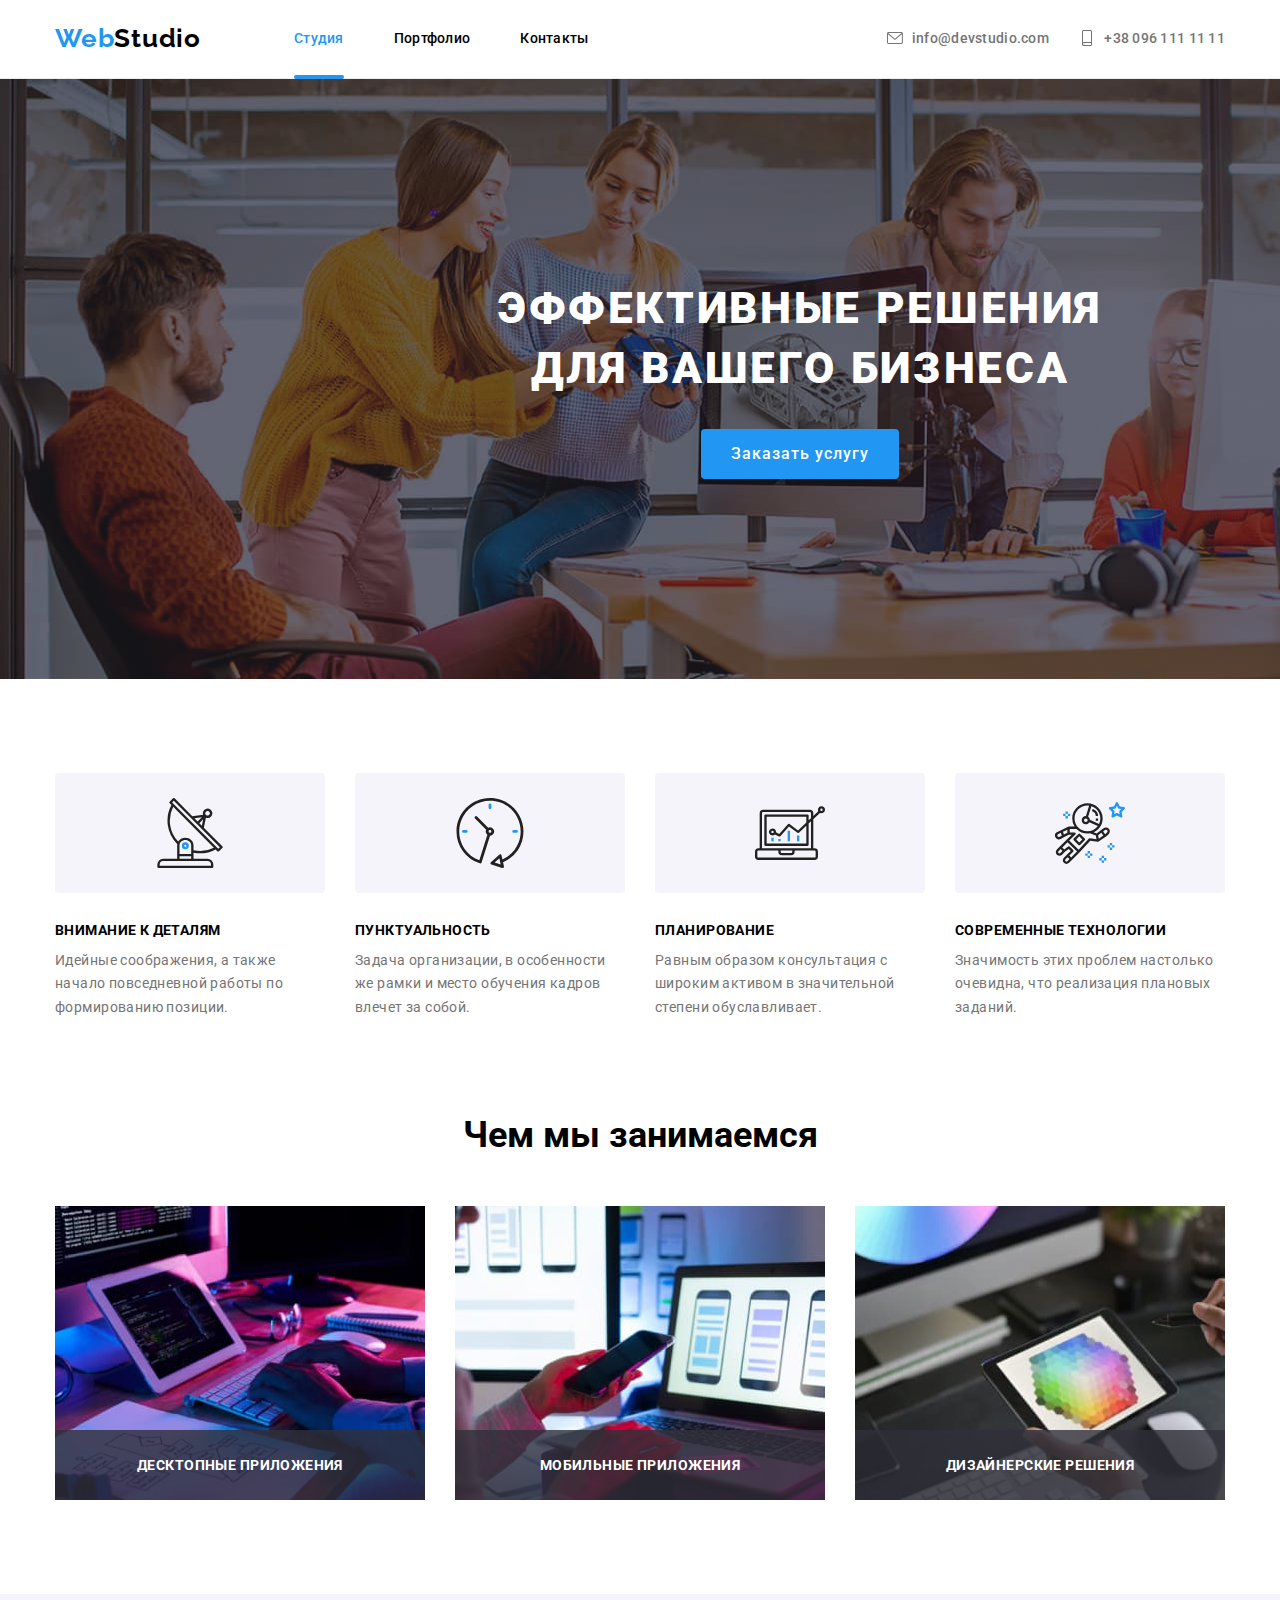
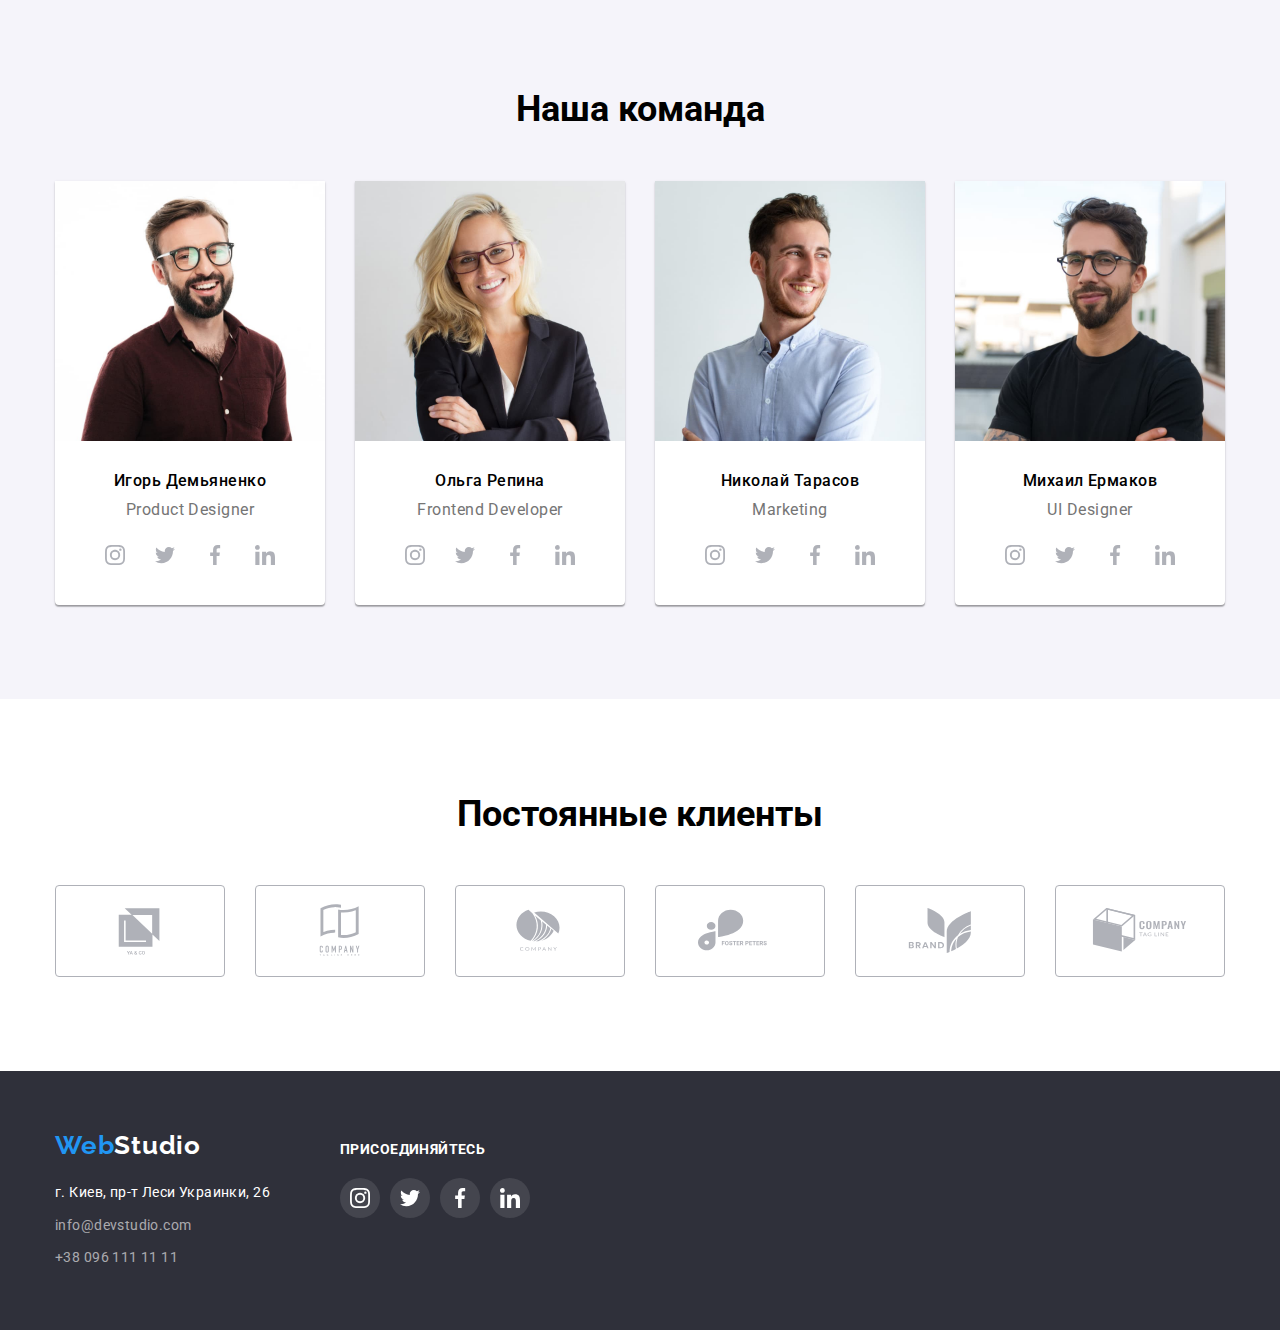
<file: index.html>
<!DOCTYPE html>
<html lang="ru">
  <head>
    <meta charset="UTF-8" />
    <meta http-equiv="X-UA-Compatible" content="IE=edge" />
    <meta name="viewport" content="width=device-width, initial-scale=1.0" />
    <title>Студия</title>
    <link rel="preconnect" href="https://fonts.googleapis.com" />
    <link rel="preconnect" href="https://fonts.gstatic.com" crossorigin />
    <link
      href="https://fonts.googleapis.com/css2?family=Raleway:wght@700&family=Roboto:wght@400;500;700;900&display=swap"
      rel="stylesheet"
    />
    <link rel="stylesheet" href="./css/modern-normalize.css" />
    <link rel="stylesheet" href="./css/style.css" />
  </head>
  <body>
    <header>
      <div class="container flex-header">
        <a href="./index.html" class="logo header-logo"
          >Web<span class="dark-text">Studio</span>
        </a>
        <nav>
          <ul class="site-nav list">
            <li class="item">
              <a href="./index.html" class="link current">Студия</a>
            </li>
            <li class="item">
              <a href="./portfolio.html" class="link">Портфолио</a>
            </li>
            <li class="item"><a href="#" class="link">Контакты</a></li>
          </ul>
        </nav>
        <ul class="header-contacts list">
          <li class="item">
            <a href="mailto:info@devstudio.com" class="contact-link"
              ><svg class="contact-icon" width="16" height="16">
                <use href="./images/icons.svg#icon-envelope"></use>
              </svg>
              info@devstudio.com
            </a>
          </li>
          <li class="item">
            <a href="tel:+380961111111" class="contact-link"
              ><svg class="contact-icon" width="16" height="16">
                <use href="./images/icons.svg#icon-smartphone"></use>
              </svg>
              +38 096 111 11 11
            </a>
          </li>
        </ul>
      </div>
    </header>
    <main>
      <section class="hero">
        <div class="container">
          <h1 class="main-header">
            Эффективные решения<br />для вашего бизнеса
          </h1>
          <button type="button" class="order-btn" data-modal-open>
            Заказать услугу
          </button>
        </div>
      </section>
      <section class="benefits section">
        <div class="container">
          <h2 class="section-header visually-hidden">Преимущества</h2>
          <ul class="benefits-list list">
            <li class="benefits-item">
              <div class="item-icon-container">
                <svg class="item-icon">
                  <use href="./images/icons.svg#icon-antenna"></use>
                </svg>
              </div>
              <h3 class="item-header">Внимание к деталям</h3>
              <p>
                Идейные соображения, а также начало повседневной работы по
                формированию позиции.
              </p>
            </li>
            <li class="benefits-item">
              <div class="item-icon-container">
                <svg class="item-icon">
                  <use href="./images/icons.svg#icon-clock"></use>
                </svg>
              </div>
              <h3 class="item-header">Пунктуальность</h3>
              <p>
                Задача организации, в особенности же рамки и место обучения
                кадров влечет за собой.
              </p>
            </li>
            <li class="benefits-item">
              <div class="item-icon-container">
                <svg class="item-icon">
                  <use href="./images/icons.svg#icon-diagram"></use>
                </svg>
              </div>
              <h3 class="item-header">Планирование</h3>
              <p>
                Равным образом консультация с широким активом в значительной
                степени обуславливает.
              </p>
            </li>
            <li class="benefits-item">
              <div class="item-icon-container">
                <svg class="item-icon">
                  <use href="./images/icons.svg#icon-astronaut"></use>
                </svg>
              </div>
              <h3 class="item-header">Современные технологии</h3>
              <p>
                Значимость этих проблем настолько очевидна, что реализация
                плановых заданий.
              </p>
            </li>
          </ul>
        </div>
      </section>
      <section class="jobs section">
        <div class="container">
          <h2 class="section-header">Чем мы занимаемся</h2>
          <ul class="jobs-list list">
            <li class="job">
              <img
                src="./images/job1.jpg"
                alt="руки на клавиатуре перед экраном"
                width="370"
                height="294"
              />
              <div class="job-plate">Десктопные приложения</div>
            </li>
            <li class="job">
              <img
                src="./images/job2.jpg"
                alt="рука держит смартфон"
                width="370"
                height="294"
              />
              <div class="job-plate">Мобильные приложения</div>
            </li>
            <li class="job">
              <img
                src="./images/job3.jpg"
                alt="руки держат планшет"
                width="370"
                height="294"
              />
              <div class="job-plate">Дизайнерские решения</div>
            </li>
          </ul>
        </div>
      </section>
      <section class="team section">
        <div class="container">
          <h2 class="section-header">Наша команда</h2>
          <ul class="team-persons list">
            <li class="person">
              <img
                src="./images/person1.jpg"
                alt="Игорь Демьяненко"
                width="270"
                height="260"
              />
              <div class="info">
                <h3 class="person-name">Игорь Демьяненко</h3>
                <p class="person-position" lang="en">Product Designer</p>
                <ul class="social-list list" aria-label="иконки соцсетей">
                  <li>
                    <a href="" class="social-link">
                      <svg class="social-icon" width="20" height="20">
                        <use href="./images/icons.svg#icon-instagram"></use>
                      </svg>
                    </a>
                  </li>
                  <li>
                    <a href="" class="social-link">
                      <svg class="social-icon" width="20" height="20">
                        <use href="./images/icons.svg#icon-twitter"></use>
                      </svg>
                    </a>
                  </li>
                  <li>
                    <a href="" class="social-link">
                      <svg class="social-icon" width="20" height="20">
                        <use href="./images/icons.svg#icon-facebook"></use>
                      </svg>
                    </a>
                  </li>
                  <li>
                    <a href="" class="social-link">
                      <svg class="social-icon" width="20" height="20">
                        <use href="./images/icons.svg#icon-linkedin"></use>
                      </svg>
                    </a>
                  </li>
                </ul>
              </div>
            </li>
            <li class="person">
              <img
                src="./images/person2.jpg"
                alt="Ольга Репина"
                width="270"
                height="260"
              />
              <div class="info">
                <h3 class="person-name">Ольга Репина</h3>
                <p class="person-position" lang="en">Frontend Developer</p>
                <ul class="social-list list" aria-label="иконки соцсетей">
                  <li>
                    <a href="" class="social-link">
                      <svg class="social-icon" width="20" height="20">
                        <use href="./images/icons.svg#icon-instagram"></use>
                      </svg>
                    </a>
                  </li>
                  <li>
                    <a href="" class="social-link">
                      <svg class="social-icon" width="20" height="20">
                        <use href="./images/icons.svg#icon-twitter"></use>
                      </svg>
                    </a>
                  </li>
                  <li>
                    <a href="" class="social-link">
                      <svg class="social-icon" width="20" height="20">
                        <use href="./images/icons.svg#icon-facebook"></use>
                      </svg>
                    </a>
                  </li>
                  <li>
                    <a href="" class="social-link">
                      <svg class="social-icon" width="20" height="20">
                        <use href="./images/icons.svg#icon-linkedin"></use>
                      </svg>
                    </a>
                  </li>
                </ul>
              </div>
            </li>
            <li class="person">
              <img
                src="./images/person3.jpg"
                alt="Николай Тарасов"
                width="270"
                height="260"
              />
              <div class="info">
                <h3 class="person-name">Николай Тарасов</h3>
                <p class="person-position" lang="en">Marketing</p>
                <ul class="social-list list" aria-label="иконки соцсетей">
                  <li>
                    <a href="" class="social-link">
                      <svg class="social-icon" width="20" height="20">
                        <use href="./images/icons.svg#icon-instagram"></use>
                      </svg>
                    </a>
                  </li>
                  <li>
                    <a href="" class="social-link">
                      <svg class="social-icon" width="20" height="20">
                        <use href="./images/icons.svg#icon-twitter"></use>
                      </svg>
                    </a>
                  </li>
                  <li>
                    <a href="" class="social-link">
                      <svg class="social-icon" width="20" height="20">
                        <use href="./images/icons.svg#icon-facebook"></use>
                      </svg>
                    </a>
                  </li>
                  <li>
                    <a href="" class="social-link">
                      <svg class="social-icon" width="20" height="20">
                        <use href="./images/icons.svg#icon-linkedin"></use>
                      </svg>
                    </a>
                  </li>
                </ul>
              </div>
            </li>
            <li class="person">
              <img
                src="./images/person4.jpg"
                alt="Михаил Ермаков"
                width="270"
                height="260"
              />
              <div class="info">
                <h3 class="person-name">Михаил Ермаков</h3>
                <p class="person-position" lang="en">UI Designer</p>
                <ul class="social-list list" aria-label="иконки соцсетей">
                  <li>
                    <a href="" class="social-link">
                      <svg class="social-icon" width="20" height="20">
                        <use href="./images/icons.svg#icon-instagram"></use>
                      </svg>
                    </a>
                  </li>
                  <li>
                    <a href="" class="social-link">
                      <svg class="social-icon" width="20" height="20">
                        <use href="./images/icons.svg#icon-twitter"></use>
                      </svg>
                    </a>
                  </li>
                  <li>
                    <a href="" class="social-link">
                      <svg class="social-icon" width="20" height="20">
                        <use href="./images/icons.svg#icon-facebook"></use>
                      </svg>
                    </a>
                  </li>
                  <li>
                    <a href="" class="social-link">
                      <svg class="social-icon" width="20" height="20">
                        <use href="./images/icons.svg#icon-linkedin"></use>
                      </svg>
                    </a>
                  </li>
                </ul>
              </div>
            </li>
          </ul>
        </div>
      </section>
      <section class="clients section">
        <div class="container">
          <h2 class="section-header">Постоянные клиенты</h2>
          <ul class="clients-list list">
            <li>
              <a href="#" class="client-link"
                ><svg class="client-logo">
                  <use
                    href="./images/icons.svg#icon-logo1"
                    aria-label="логотип 1"
                  ></use>
                </svg>
              </a>
            </li>
            <li>
              <a href="#" class="client-link"
                ><svg class="client-logo">
                  <use
                    href="./images/icons.svg#icon-logo2"
                    aria-label="логотип 2"
                  ></use>
                </svg>
              </a>
            </li>
            <li>
              <a href="#" class="client-link"
                ><svg class="client-logo">
                  <use
                    href="./images/icons.svg#icon-logo3"
                    aria-label="логотип 3"
                  ></use>
                </svg>
              </a>
            </li>
            <li>
              <a href="#" class="client-link"
                ><svg class="client-logo">
                  <use
                    href="./images/icons.svg#icon-logo4"
                    aria-label="логотип 4"
                  ></use>
                </svg>
              </a>
            </li>
            <li>
              <a href="#" class="client-link"
                ><svg class="client-logo">
                  <use
                    href="./images/icons.svg#icon-logo5"
                    aria-label="логотип 5"
                  ></use>
                </svg>
              </a>
            </li>
            <li>
              <a href="#" class="client-link"
                ><svg class="client-logo">
                  <use
                    href="./images/icons.svg#icon-logo6"
                    aria-label="логотип 6"
                  ></use>
                </svg>
              </a>
            </li>
          </ul>
        </div>
      </section>
    </main>
    <footer class="footer">
      <div class="container footer-flex">
        <div class="footer-block">
          <a href="./index.html" class="logo footer-logo"
            >Web<span class="inverted-text">Studio</span></a
          >
          <address class="address-block">
            <ul class="footer-contacts list">
              <li>г. Киев, пр-т Леси Украинки, 26</li>
              <li>
                <a href="mailto:info@devstudio.com" class="link"
                  >info@devstudio.com</a
                >
              </li>
              <li>
                <a href="tel:+380961111111" class="link">+38 096 111 11 11</a>
              </li>
            </ul>
          </address>
        </div>
        <div class="footer-block">
          <p class="call-to-join">Присоединяйтесь</p>
          <ul class="social-list list" aria-label="иконки соцсетей">
            <li>
              <a href="" class="social-link on-footer">
                <svg class="social-icon" width="20" height="20">
                  <use href="./images/icons.svg#icon-instagram"></use>
                </svg>
              </a>
            </li>
            <li>
              <a href="" class="social-link on-footer">
                <svg class="social-icon" width="20" height="20">
                  <use href="./images/icons.svg#icon-twitter"></use>
                </svg>
              </a>
            </li>
            <li>
              <a href="" class="social-link on-footer">
                <svg class="social-icon" width="20" height="20">
                  <use href="./images/icons.svg#icon-facebook"></use>
                </svg>
              </a>
            </li>
            <li>
              <a href="" class="social-link on-footer">
                <svg class="social-icon" width="20" height="20">
                  <use href="./images/icons.svg#icon-linkedin"></use>
                </svg>
              </a>
            </li>
          </ul>
        </div>
      </div>
    </footer>
    <div class="backdrop is-hidden" data-modal>
      <div class="modal-window">
        <button type="button" class="modal-close-btn" data-modal-close>
          <svg class="modal-close-icon">
            <use
              href="./images/icons.svg#icon-close-symbol"
              aria-label="логотип 1"
            ></use>
          </svg>
        </button>
      </div>
    </div>
    <script src="./js/modal.js"></script>
  </body>
</html>
</file>
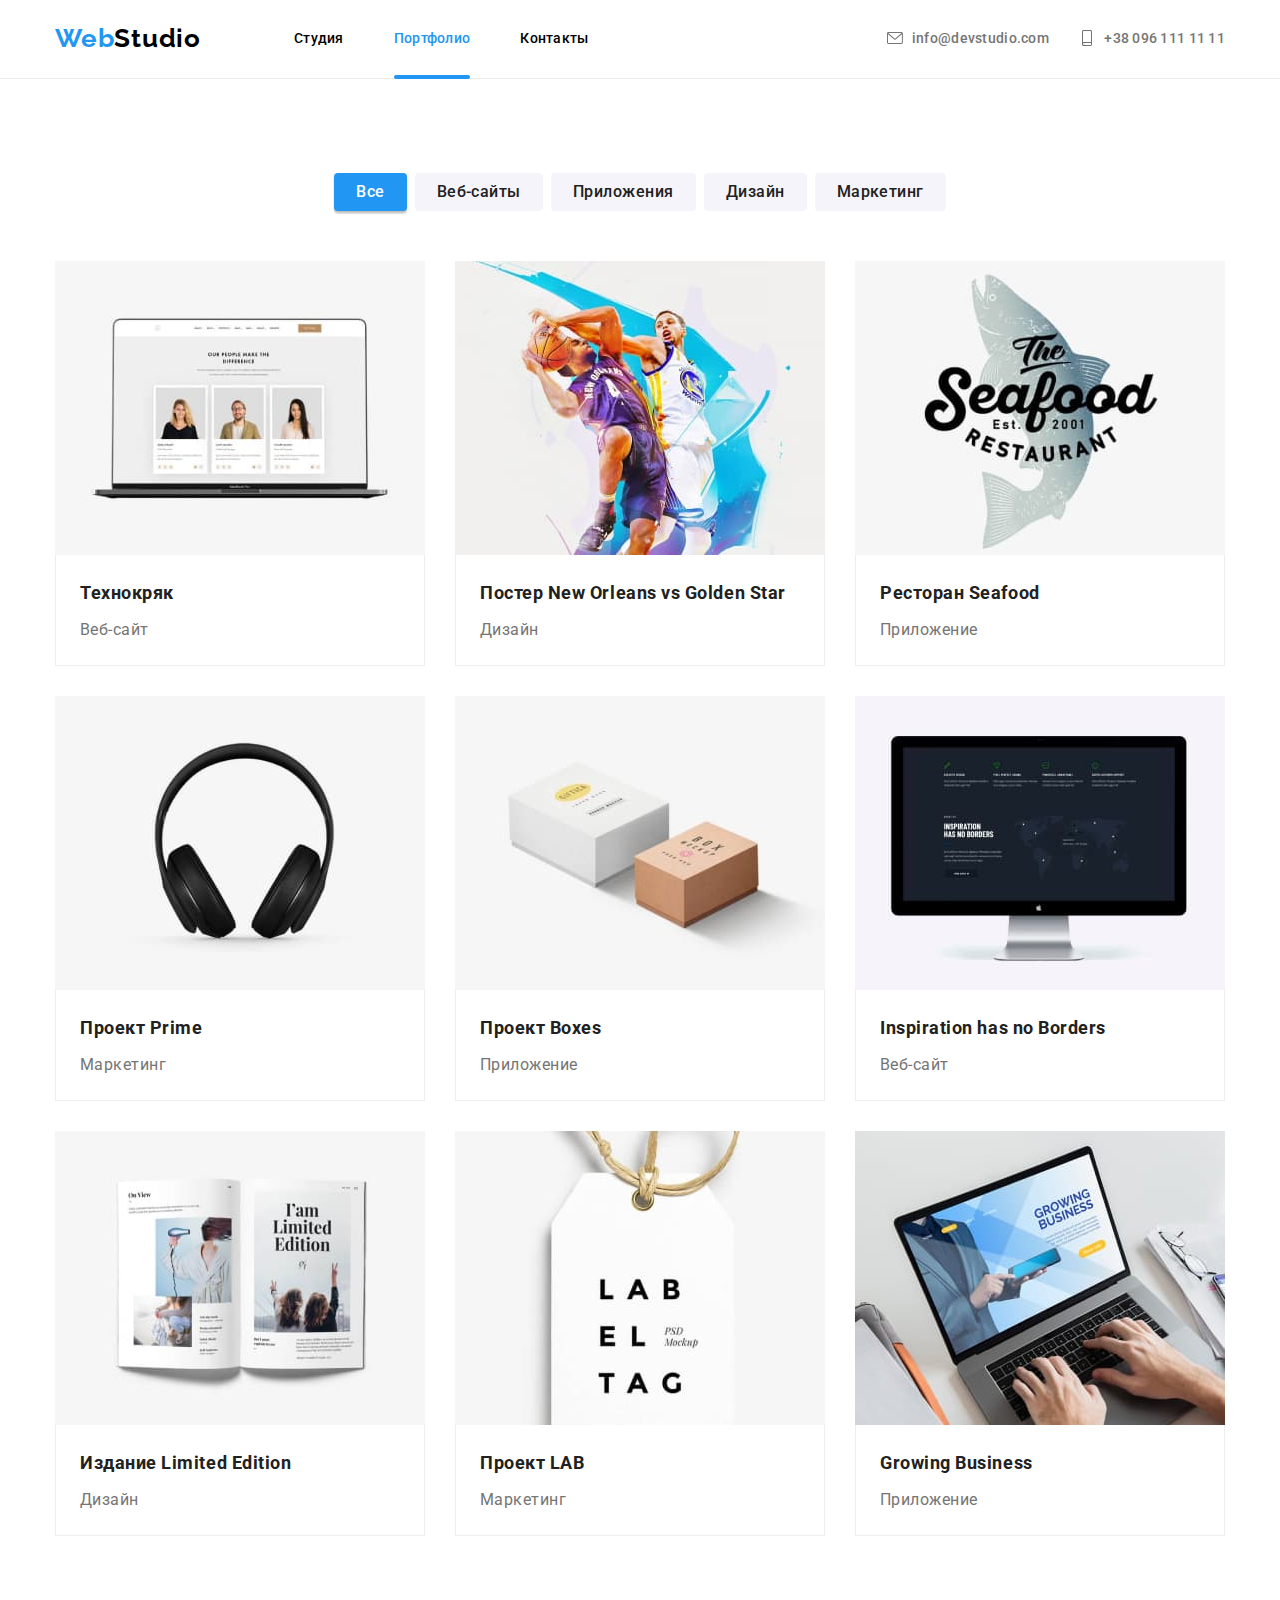
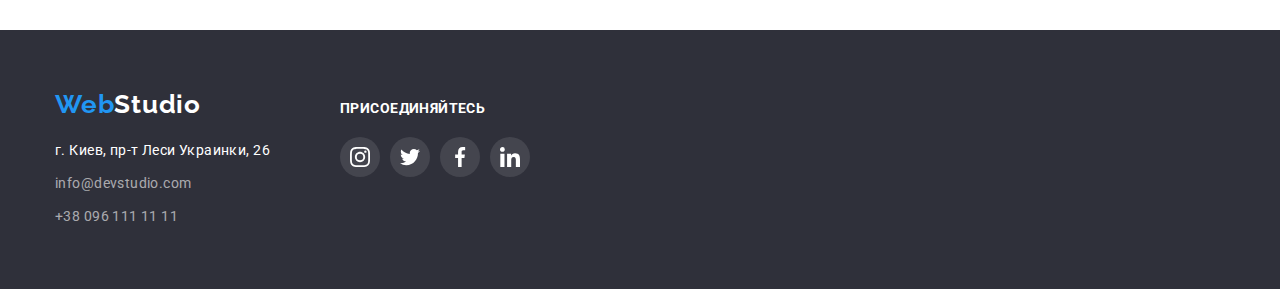
<file: portfolio.html>
<!DOCTYPE html>
<html lang="ru">
  <head>
    <meta charset="UTF-8" />
    <meta http-equiv="X-UA-Compatible" content="IE=edge" />
    <meta name="viewport" content="width=device-width, initial-scale=1.0" />
    <title>Портфолио</title>
    <link rel="preconnect" href="https://fonts.googleapis.com" />
    <link rel="preconnect" href="https://fonts.gstatic.com" crossorigin />
    <link
      href="https://fonts.googleapis.com/css2?family=Raleway:wght@700&family=Roboto:wght@400;500;700;900&display=swap"
      rel="stylesheet"
    />
    <link rel="stylesheet" href="./css/modern-normalize.css" />
    <link rel="stylesheet" href="./css/style.css" />
  </head>
  <body>
    <header>
      <div class="container flex-header">
        <a href="./index.html" class="logo header-logo"
          >Web<span class="dark-text">Studio</span>
        </a>
        <nav>
          <ul class="site-nav list">
            <li class="item"><a href="./index.html" class="link">Студия</a></li>
            <li class="item">
              <a href="./portfolio.html" class="link current">Портфолио</a>
            </li>
            <li class="item"><a href="#" class="link">Контакты</a></li>
          </ul>
        </nav>
        <ul class="header-contacts list">
          <li class="item">
            <a href="mailto:info@devstudio.com" class="contact-link"
              ><svg class="contact-icon" width="16" height="16">
                <use href="./images/icons.svg#icon-envelope"></use>
              </svg>
              info@devstudio.com
            </a>
          </li>
          <li class="item">
            <a href="tel:+380961111111" class="contact-link"
              ><svg class="contact-icon" width="16" height="16">
                <use href="./images/icons.svg#icon-smartphone"></use>
              </svg>
              +38 096 111 11 11
            </a>
          </li>
        </ul>
      </div>
    </header>
    <main>
      <section class="portfolio section">
        <div class="container">
          <h1 class="main-header visually-hidden">Портфолио</h1>
          <ul class="filter-buttons list">
            <li class="item">
              <button type="button" class="filter-btn active">Все</button>
            </li>
            <li class="item">
              <button type="button" class="filter-btn">Веб-сайты</button>
            </li>
            <li class="item">
              <button type="button" class="filter-btn">Приложения</button>
            </li>
            <li class="item">
              <button type="button" class="filter-btn">Дизайн</button>
            </li>
            <li class="item">
              <button type="button" class="filter-btn">Маркетинг</button>
            </li>
          </ul>
          <ul class="portfolio-list list">
            <li class="portfolio-item">
              <a href="" class="portfolio-link">
                <div class="img-container">
                  <img
                    src="./images/port-img1.jpg"
                    alt="сайт на ноутбуке"
                    width="370"
                    height="294"
                  />
                  <div class="overlay">
                    Технокряк это современная площадка распространения
                    коронавируса. Компании используют эту платформу для
                    цифрового шпионажа и атак на защищённые сервера конкурентов.
                  </div>
                </div>
                <div class="wrapper">
                  <h2 class="portfolio-item-name">Технокряк</h2>
                  <p>Веб-сайт</p>
                </div>
              </a>
            </li>
            <li class="portfolio-item">
              <a href="" class="portfolio-link">
                <div class="img-container">
                  <img
                    src="./images/port-img2.jpg"
                    alt="баскетболисты с мячом в прыжке"
                    width="370"
                    height="294"
                  />
                  <div class="overlay">
                    Дизайн это современная площадка распространения
                    коронавируса. Компании используют эту платформу для
                    цифрового шпионажа и атак на защищённые сервера конкурентов.
                  </div>
                </div>
                <div class="wrapper">
                  <h2 class="portfolio-item-name">
                    Постер New Orleans vs Golden Star
                  </h2>
                  <p>Дизайн</p>
                </div>
              </a>
            </li>
            <li class="portfolio-item">
              <a href="" class="portfolio-link">
                <div class="img-container">
                  <img
                    src="./images/port-img3.jpg"
                    alt="логотип рыбного ресторана"
                    width="370"
                    height="294"
                  />
                  <div class="overlay">
                    Приложение это современная площадка распространения
                    коронавируса. Компании используют эту платформу для
                    цифрового шпионажа и атак на защищённые сервера конкурентов.
                  </div>
                </div>
                <div class="wrapper">
                  <h2 class="portfolio-item-name">Ресторан Seafood</h2>
                  <p>Приложение</p>
                </div>
              </a>
            </li>
            <li class="portfolio-item">
              <a href="" class="portfolio-link">
                <div class="img-container">
                  <img
                    src="./images/port-img4.jpg"
                    alt="наушники"
                    width="370"
                    height="294"
                  />
                  <div class="overlay">
                    Маркетинг это современная площадка распространения
                    коронавируса. Компании используют эту платформу для
                    цифрового шпионажа и атак на защищённые сервера конкурентов.
                  </div>
                </div>
                <div class="wrapper">
                  <h2 class="portfolio-item-name">Проект Prime</h2>
                  <p>Маркетинг</p>
                </div>
              </a>
            </li>
            <li class="portfolio-item">
              <a href="" class="portfolio-link">
                <div class="img-container">
                  <img
                    src="./images/port-img5.jpg"
                    alt="две аккуратные крафтовые картонные коробочки"
                    width="370"
                    height="294"
                  />
                  <div class="overlay">
                    Приложение это современная площадка распространения
                    коронавируса. Компании используют эту платформу для
                    цифрового шпионажа и атак на защищённые сервера конкурентов.
                  </div>
                </div>
                <div class="wrapper">
                  <h2 class="portfolio-item-name">Проект Boxes</h2>
                  <p>Приложение</p>
                </div>
              </a>
            </li>
            <li class="portfolio-item">
              <a href="" class="portfolio-link">
                <div class="img-container">
                  <img
                    src="./images/port-img6.jpg"
                    alt="на дисплее сайт с картой мира"
                    width="370"
                    height="294"
                  />
                  <div class="overlay">
                    Веб-сайт это современная площадка распространения
                    коронавируса. Компании используют эту платформу для
                    цифрового шпионажа и атак на защищённые сервера конкурентов.
                  </div>
                </div>
                <div class="wrapper">
                  <h2 class="portfolio-item-name" lang="en">
                    Inspiration has no Borders
                  </h2>
                  <p>Веб-сайт</p>
                </div>
              </a>
            </li>
            <li class="portfolio-item">
              <a href="" class="portfolio-link">
                <div class="img-container">
                  <img
                    src="./images/port-img7.jpg"
                    alt="разворот модного журнала"
                    width="370"
                    height="294"
                  />
                  <div class="overlay">
                    Дизайн это современная площадка распространения
                    коронавируса. Компании используют эту платформу для
                    цифрового шпионажа и атак на защищённые сервера конкурентов.
                  </div>
                </div>
                <div class="wrapper">
                  <h2 class="portfolio-item-name">Издание Limited Edition</h2>
                  <p>Дизайн</p>
                </div>
              </a>
            </li>
            <li class="portfolio-item">
              <a href="" class="portfolio-link">
                <div class="img-container">
                  <img
                    src="./images/port-img8.jpg"
                    alt="этикетка"
                    width="370"
                    height="294"
                  />
                  <div class="overlay">
                    Маркетинг это современная площадка распространения
                    коронавируса. Компании используют эту платформу для
                    цифрового шпионажа и атак на защищённые сервера конкурентов.
                  </div>
                </div>
                <div class="wrapper">
                  <h2 class="portfolio-item-name">Проект LAB</h2>
                  <p>Маркетинг</p>
                </div>
              </a>
            </li>
            <li class="portfolio-item">
              <a href="" class="portfolio-link">
                <div class="img-container">
                  <img
                    src="./images/port-img9.jpg"
                    alt="ноутбук"
                    width="370"
                    height="294"
                  />
                  <div class="overlay">
                    Приложение это современная площадка распространения
                    коронавируса. Компании используют эту платформу для
                    цифрового шпионажа и атак на защищённые сервера конкурентов.
                  </div>
                </div>
                <div class="wrapper">
                  <h2 class="portfolio-item-name" lang="en">
                    Growing Business
                  </h2>
                  <p>Приложение</p>
                </div>
              </a>
            </li>
          </ul>
        </div>
      </section>
    </main>
    <footer class="footer">
      <div class="container footer-flex">
        <div class="footer-block">
          <a href="./index.html" class="logo footer-logo"
            >Web<span class="inverted-text">Studio</span></a
          >
          <address class="address-block">
            <ul class="footer-contacts list">
              <li>г. Киев, пр-т Леси Украинки, 26</li>
              <li>
                <a href="mailto:info@devstudio.com" class="link"
                  >info@devstudio.com</a
                >
              </li>
              <li>
                <a href="tel:+380961111111" class="link">+38 096 111 11 11</a>
              </li>
            </ul>
          </address>
        </div>
        <div class="footer-block">
          <p class="call-to-join">Присоединяйтесь</p>
          <ul class="social-list list" aria-label="иконки соцсетей">
            <li>
              <a href="" class="social-link on-footer">
                <svg class="social-icon" width="20" height="20">
                  <use href="./images/icons.svg#icon-instagram"></use>
                </svg>
              </a>
            </li>
            <li>
              <a href="" class="social-link on-footer">
                <svg class="social-icon" width="20" height="20">
                  <use href="./images/icons.svg#icon-twitter"></use>
                </svg>
              </a>
            </li>
            <li>
              <a href="" class="social-link on-footer">
                <svg class="social-icon" width="20" height="20">
                  <use href="./images/icons.svg#icon-facebook"></use>
                </svg>
              </a>
            </li>
            <li>
              <a href="" class="social-link on-footer">
                <svg class="social-icon" width="20" height="20">
                  <use href="./images/icons.svg#icon-linkedin"></use>
                </svg>
              </a>
            </li>
          </ul>
        </div>
      </div>
    </footer>
  </body>
</html>
</file>
<file: css/style.css>
html {
  box-sizing: border-box;
}

*,
*::before,
*::after {
  box-sizing: inherit;
}

:root {
  --main-text-color: #757575;
  --secondary-text-color: #000000;
  --main-bg-color: #ffffff;
  --secondary-bg-color: #f5f4fa;
  --accent-color: #2196f3;
  --inverted-text-color: #ffffff;
  --footer-link-color: rgba(255, 255, 255, 0.6);
  --strong-bg-color: #2f303a;
  --dark-text-color: #212121;
  --border-color: #eeeeee;
  --icon-color: #afb1b8;
  --footer-icon-color: #ffffff1a;
  --accent-color-overlay: rgba(33, 150, 243, 0.9);

  --transition-params: 250ms cubic-bezier(0.4, 0, 0.2, 1);
}

body {
  background-color: var(--main-bg-color);
  color: var(--main-text-color);
  font-family: "Roboto", sans-serif;
  font-weight: 400;
}

img {
  display: block;
  max-width: 100%;
  height: auto;
}

/* elements resets */

h1,
h2,
h3,
h4,
h5,
h6,
p,
ul {
  margin: 0;
  padding: 0;
}

.list {
  list-style: none;
}

/* container */
.container {
  width: 1200px;
  margin: 0 auto;
  padding: 0 15px;
}

/* logo */

.logo {
  display: inline-block;
  color: var(--accent-color);
  text-decoration: none;
  font-family: "Raleway", sans-serif;
  font-weight: 700;
  font-size: 26px;
  letter-spacing: 0.03em;
}

.header-logo {
  padding-top: 24px;
  padding-bottom: 24px;
  margin-right: 93px;
}

.footer-logo {
  margin-bottom: 20px;
}

.logo .dark-text {
  color: var(--secondary-text-color);
}

/* HEADER */

header {
  border-bottom: 1px solid #ececec;
}

.flex-header {
  display: flex;
  align-items: center;
}

/* navigation menu */

.site-nav,
.header-contacts {
  display: flex;
}

.header-contacts {
  margin-left: auto;
}

.site-nav > .item {
  display: block;
  margin-right: 50px;
}

.header-contacts > .item {
  display: block;
  margin-right: 30px;
}

.site-nav > .item:last-child,
.header-contacts > .item:last-child {
  margin-right: 0;
}

.contact-link,
.site-nav .link {
  display: block;
  padding-top: 30px;
  padding-bottom: 30px;

  color: var(--secondary-text-color);
  text-decoration: none;
  font-weight: 500;
  font-size: 14px;
  line-height: 1.14;
  letter-spacing: 0.02em;

  transition: color var(--transition-params);
}

.site-nav .link {
  position: relative;
}

.site-nav .current::after {
  content: "";

  position: absolute;
  bottom: -2px;
  left: 0;

  width: 100%;
  height: 4px;

  background-color: var(--accent-color);
  border-radius: 2px;
}

.contact-link {
  color: var(--main-text-color);
}

.site-nav .link:hover,
.site-nav .link:focus,
.contact-link:hover,
.contact-link:focus,
.link.current {
  color: var(--accent-color);
}

.contact-icon {
  margin-right: 6px;
  vertical-align: -3px;
  fill: currentColor;
}

/* header text */
.section-header,
.item-header {
  color: var(--secondary-text-color);
  font-weight: 700;
}

.section-header {
  margin-bottom: 50px;

  font-size: 36px;
  line-height: 1.17;
  text-align: center;
}

.visually-hidden {
  position: absolute;
  white-space: nowrap;
  width: 1px;
  height: 1px;
  overflow: hidden;
  border: 0;
  padding: 0;
  clip: rect(0 0 0 0);
  clip-path: inset(50%);
  margin: -1px;
}

/* MAIN */

/* hero */
.hero {
  padding: 200px 0;
  margin: 0 auto;
  width: 1600px;
  color: var(--inverted-text-color);
  background-color: var(--strong-bg-color);
  background-image: linear-gradient(
      rgba(47, 48, 58, 0.4),
      rgba(47, 48, 58, 0.4)
    ),
    url("../images/cover.jpg");
  background-size: cover;
  background-repeat: no-repeat;
  background-position: center;
  text-align: center;
}

.main-header {
  margin-bottom: 30px;

  font-weight: 900;
  font-size: 44px;
  line-height: 1.36;
  letter-spacing: 0.06em;
  text-transform: uppercase;
}

.order-btn {
  padding: 10px 30px;

  color: var(--inverted-text-color);
  background-color: var(--accent-color);
  font-family: inherit;
  font-style: normal;
  font-weight: 500;
  font-size: 16px;
  line-height: 1.875;
  letter-spacing: 0.06em;
  box-shadow: 0px 4px 4px rgba(0, 0, 0, 0.15);
  border: none;
  border-radius: 4px;
  cursor: pointer;

  transition: background-color var(--transition-params),
    color var(--transition-params);
}

.order-btn:hover,
.order-btn:focus {
  color: var(--accent-color);
  background-color: var(--inverted-text-color);
  box-shadow: 0px 3px 1px rgba(0, 0, 0, 0.1), 0px 1px 2px rgba(0, 0, 0, 0.08),
    0px 2px 2px rgba(0, 0, 0, 0.12);
}

/* section */
.section {
  padding-top: 94px;
  padding-bottom: 94px;
}

/* benefits section */

.benefits-list {
  display: flex;
}

.benefits-item {
  width: calc((100% - 90px) / 4);
}

.benefits-item:not(:last-child) {
  margin-right: 30px;
}

.item-icon-container {
  display: flex;
  justify-content: center;
  align-items: center;
  width: 100%;
  height: 120px;
  margin-bottom: 30px;
  background-color: var(--secondary-bg-color);
  border-radius: 4px;
}

.item-icon {
  width: 70px;
  height: 70px;
}

.item-header {
  margin-bottom: 10px;

  font-size: 14px;
  line-height: 1.14;
  letter-spacing: 0.03em;
  text-transform: uppercase;
}

.benefits-item p {
  font-size: 14px;
  line-height: 1.71;
  letter-spacing: 0.03em;
}

/* jobs section */

.jobs {
  padding-top: 0;
}

.jobs-list {
  display: flex;
}

.job {
  position: relative;

  width: calc((100% - 60) / 3);
}

.job:not(:last-child) {
  margin-right: 30px;
}

.job-plate {
  position: absolute;
  bottom: 0;
  width: 100%;
  height: 70px;

  display: flex;
  justify-content: center;
  align-items: center;

  color: var(--inverted-text-color);
  background-color: rgba(47, 48, 58, 0.8);

  font-weight: 700;
  font-size: 14px;
  line-height: calc(16 / 14);
  letter-spacing: 0.03em;
  text-transform: uppercase;
}

/* team section */

.team {
  background-color: var(--secondary-bg-color);
}

.team-persons {
  display: flex;
}

.person {
  width: calc((100% - 90) / 4);

  background-color: var(--main-bg-color);
  box-shadow: 0px 1px 3px rgba(0, 0, 0, 0.12), 0px 1px 1px rgba(0, 0, 0, 0.14),
    0px 2px 1px rgba(0, 0, 0, 0.2);
  border-radius: 0px 0px 4px 4px;
}

.person:not(:last-child) {
  margin-right: 30px;
}

.person .info {
  padding-top: 30px;
  padding-bottom: 30px;

  text-align: center;
}

.person-name {
  margin-bottom: 10px;

  color: var(--secondary-text-color);
  font-weight: 500;
  font-size: 16px;
  line-height: 1.19;
  letter-spacing: 0.03em;
}

.person-position {
  margin-bottom: 16px;
  font-size: 16px;
  line-height: 1.19;
  letter-spacing: 0.03em;
}

.social-list {
  display: flex;
  justify-content: center;
}

.social-list > li:not(:last-child) {
  margin-right: 10px;
}

.social-list .social-link {
  display: flex;
  justify-content: center;
  align-items: center;
  width: 40px;
  height: 40px;
  border-radius: 50%;

  color: var(--icon-color);
  text-align: center;

  transition: background-color var(--transition-params),
    color var(--transition-params);
}

.social-list .social-link:hover,
.social-list .social-link:focus {
  color: var(--inverted-text-color);
  background-color: var(--accent-color);
}

.social-list .social-link:active {
  color: var(--inverted-text-color);
  background-color: var(--secondary-text-color);
}

.social-list .social-icon {
  display: block;
  fill: currentColor;
  width: 20px;
  height: 20px;
}

/* clients section */

.clients-list {
  display: flex;
  justify-content: center;
}

.clients-list > li:not(:last-child) {
  margin-right: 30px;
}

.client-link {
  display: flex;
  justify-content: center;
  align-items: center;
  width: 170px;
  height: 92px;

  border: 1px solid var(--icon-color);
  border-radius: 4px;
  color: var(--icon-color);
  text-decoration: none;

  transition: color var(--transition-params),
    border-color var(--transition-params);
}

.client-link:hover,
.client-link:focus,
.client-link:active {
  border-color: var(--accent-color);
  color: var(--accent-color);
}

.client-logo {
  display: block;
  width: 106px;
  height: 60px;
  fill: currentColor;
}

/* FOOTER */
.footer {
  padding-top: 60px;
  padding-bottom: 60px;

  color: var(--inverted-text-color);
  background-color: var(--strong-bg-color);
}

.footer-flex {
  display: flex;
  align-items: baseline;
}

.footer-flex > .footer-block:not(:last-child) {
  margin-right: 70px;
}

.address-block {
  font-style: normal;
  font-size: 14px;
  line-height: 1.71;
  letter-spacing: 0.03em;
}

.footer-contacts > li:not(:last-child) {
  margin-bottom: 9px;
}

.footer .link {
  color: var(--footer-link-color);
  text-decoration: none;

  transition: color var(--transition-params);
}

.footer .link:hover,
.footer .link:focus {
  color: var(--accent-color);
}

.inverted-text {
  color: var(--inverted-text-color);
}

.call-to-join {
  margin-bottom: 20px;

  font-weight: 700;
  font-size: 14px;
  line-height: 1.14;
  letter-spacing: 0.03em;
  text-transform: uppercase;
}

.social-link.on-footer {
  background-color: var(--footer-icon-color);
  color: var(--inverted-text-color);
}

/* MODAL */

.is-hidden {
  visibility: visible;
  opacity: 0;
  pointer-events: none;
  transform: scale(150%);
}

.backdrop {
  position: fixed;
  top: 0;
  left: 0;
  width: 100%;
  height: 100%;

  background-color: rgba(0, 0, 0, 0.2);

  transition: opacity 250ms linear, transform 250ms ease-in-out;
}

.modal-window {
  position: absolute;
  top: 50%;
  left: 50%;
  transform: translate(-50%, -50%);
  width: 528px;
  height: 581px;

  color: var(--main-text-color);
  background-color: var(--main-bg-color);
  border-radius: 4px;
  box-shadow: 0px 1px 3px rgba(0, 0, 0, 0.12), 0px 1px 1px rgba(0, 0, 0, 0.14),
    0px 2px 1px rgba(0, 0, 0, 0.2);
}

.modal-close-btn {
  position: absolute;
  top: 8px;
  right: 8px;
  width: 30px;
  height: 30px;

  display: flex;
  justify-content: center;
  align-items: center;

  color: var(--secondary-text-color);
  background-color: var(--main-bg-color);
  border: 1px solid rgba(0, 0, 0, 0.1);
  border-radius: 50%;
}

.modal-close-icon {
  fill: currentColor;
  width: 18px;
  height: 18px;
}

/* --- PORTFOLIO --- */

.filter-buttons {
  display: flex;
  justify-content: center;
  margin-bottom: 50px;
}

.filter-buttons .item:not(:nth-last-child(1)) {
  margin-right: 8px;
}

.filter-btn {
  padding: 6px 22px;
  border: none;
  border-radius: 4px;

  color: var(--dark-text-color);
  background-color: var(--secondary-bg-color);

  font-family: inherit;
  font-style: normal;
  font-weight: 500;
  font-size: 16px;
  line-height: 1.625;
  letter-spacing: 0.03em;

  cursor: pointer;

  transition: color var(--transition-params),
    background-color var(--transition-params);
}

.filter-btn:hover,
.filter-btn:focus,
.filter-btn.active {
  color: var(--inverted-text-color);
  background-color: var(--accent-color);
  box-shadow: 0px 3px 1px rgba(0, 0, 0, 0.1), 0px 1px 2px rgba(0, 0, 0, 0.08),
    0px 2px 2px rgba(0, 0, 0, 0.12);
}

/* portfolio content grid */

.portfolio-list {
  display: flex;
  flex-wrap: wrap;
  margin-right: -30px;
  margin-bottom: -30px;
}

.portfolio-item {
  flex-basis: calc((100% / 3) - 30px);
  margin-right: 30px;
  margin-bottom: 30px;

  color: var(--main-text-color);
  font-size: 16px;
  line-height: 1.87;
  letter-spacing: 0.03em;
}

/* .portfolio-item:nth-child(3n) {
  margin-right: 0;
}

.portfolio-item:nth-last-child(-n + 3) {
  margin-bottom: 0;
} */

.portfolio-link:hover,
.portfolio-link:focus {
  box-shadow: 0px 1px 1px rgba(0, 0, 0, 0.12), 0px 4px 4px rgba(0, 0, 0, 0.06),
    1px 4px 6px rgba(0, 0, 0, 0.16);
  cursor: pointer;
}

.portfolio-link {
  display: block;
  text-decoration: none;
  color: var(--main-text-color);

  transition: box-shadow var(--transition-params);
}

.portfolio-link > .img-container {
  position: relative;
  overflow: hidden;
}

.portfolio-link .overlay {
  position: absolute;
  top: 0;
  bottom: 0;
  width: 100%;
  height: 100%;
  transform: translate(0, 105%);

  display: flex;
  align-items: center;

  padding: 24px;

  color: var(--inverted-text-color);
  background-color: var(--accent-color-overlay);

  transition: transform var(--transition-params);
}

.portfolio-link:hover .overlay,
.portfolio-link:focus .overlay {
  transform: none;
}

.portfolio-item .wrapper {
  padding-top: 20px;
  padding-bottom: 20px;
  padding-left: 24px;
  padding-right: 24px;
  border-left: 1px solid var(--border-color);
  border-right: 1px solid var(--border-color);
  border-bottom: 1px solid var(--border-color);
}

.portfolio-item-name {
  margin-bottom: 4px;

  color: var(--dark-text-color);
  font-weight: 700;
  font-size: 18px;
  line-height: 2;
  letter-spacing: 0.03em;
}
</file>
